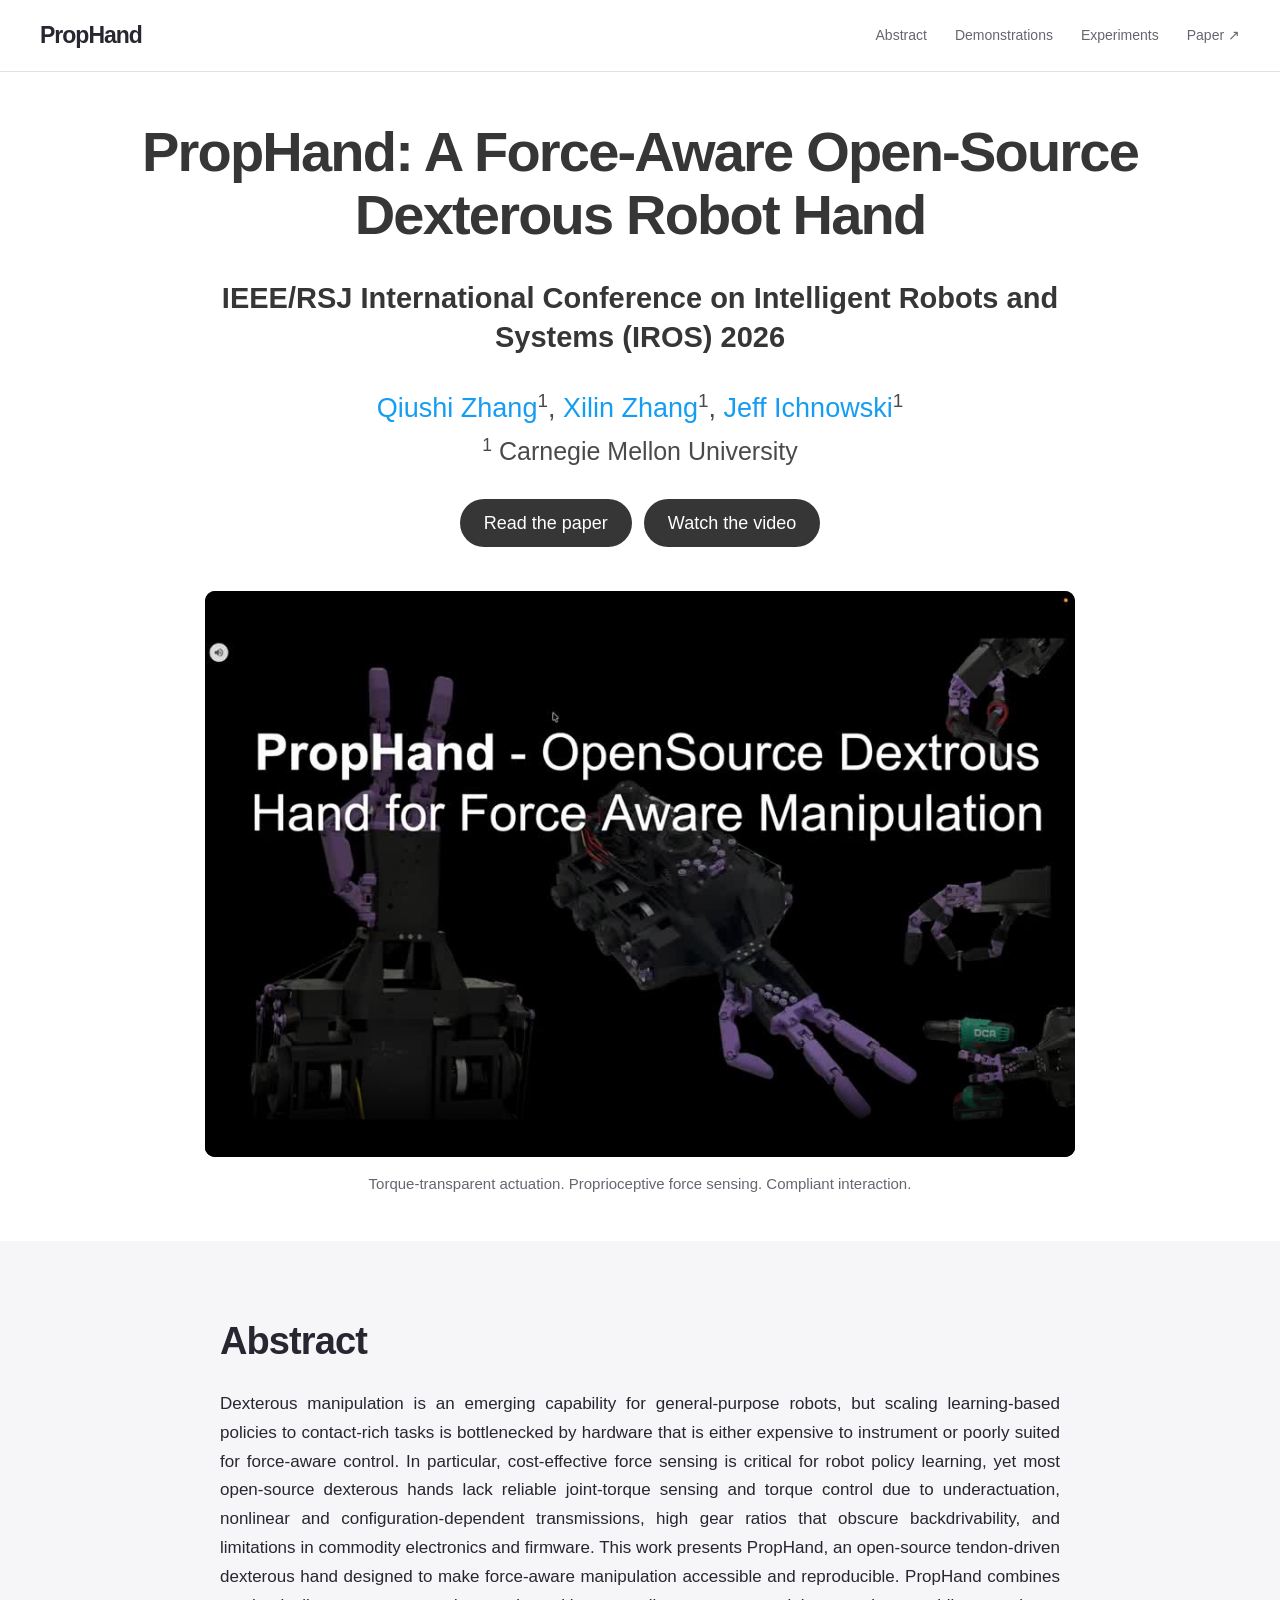
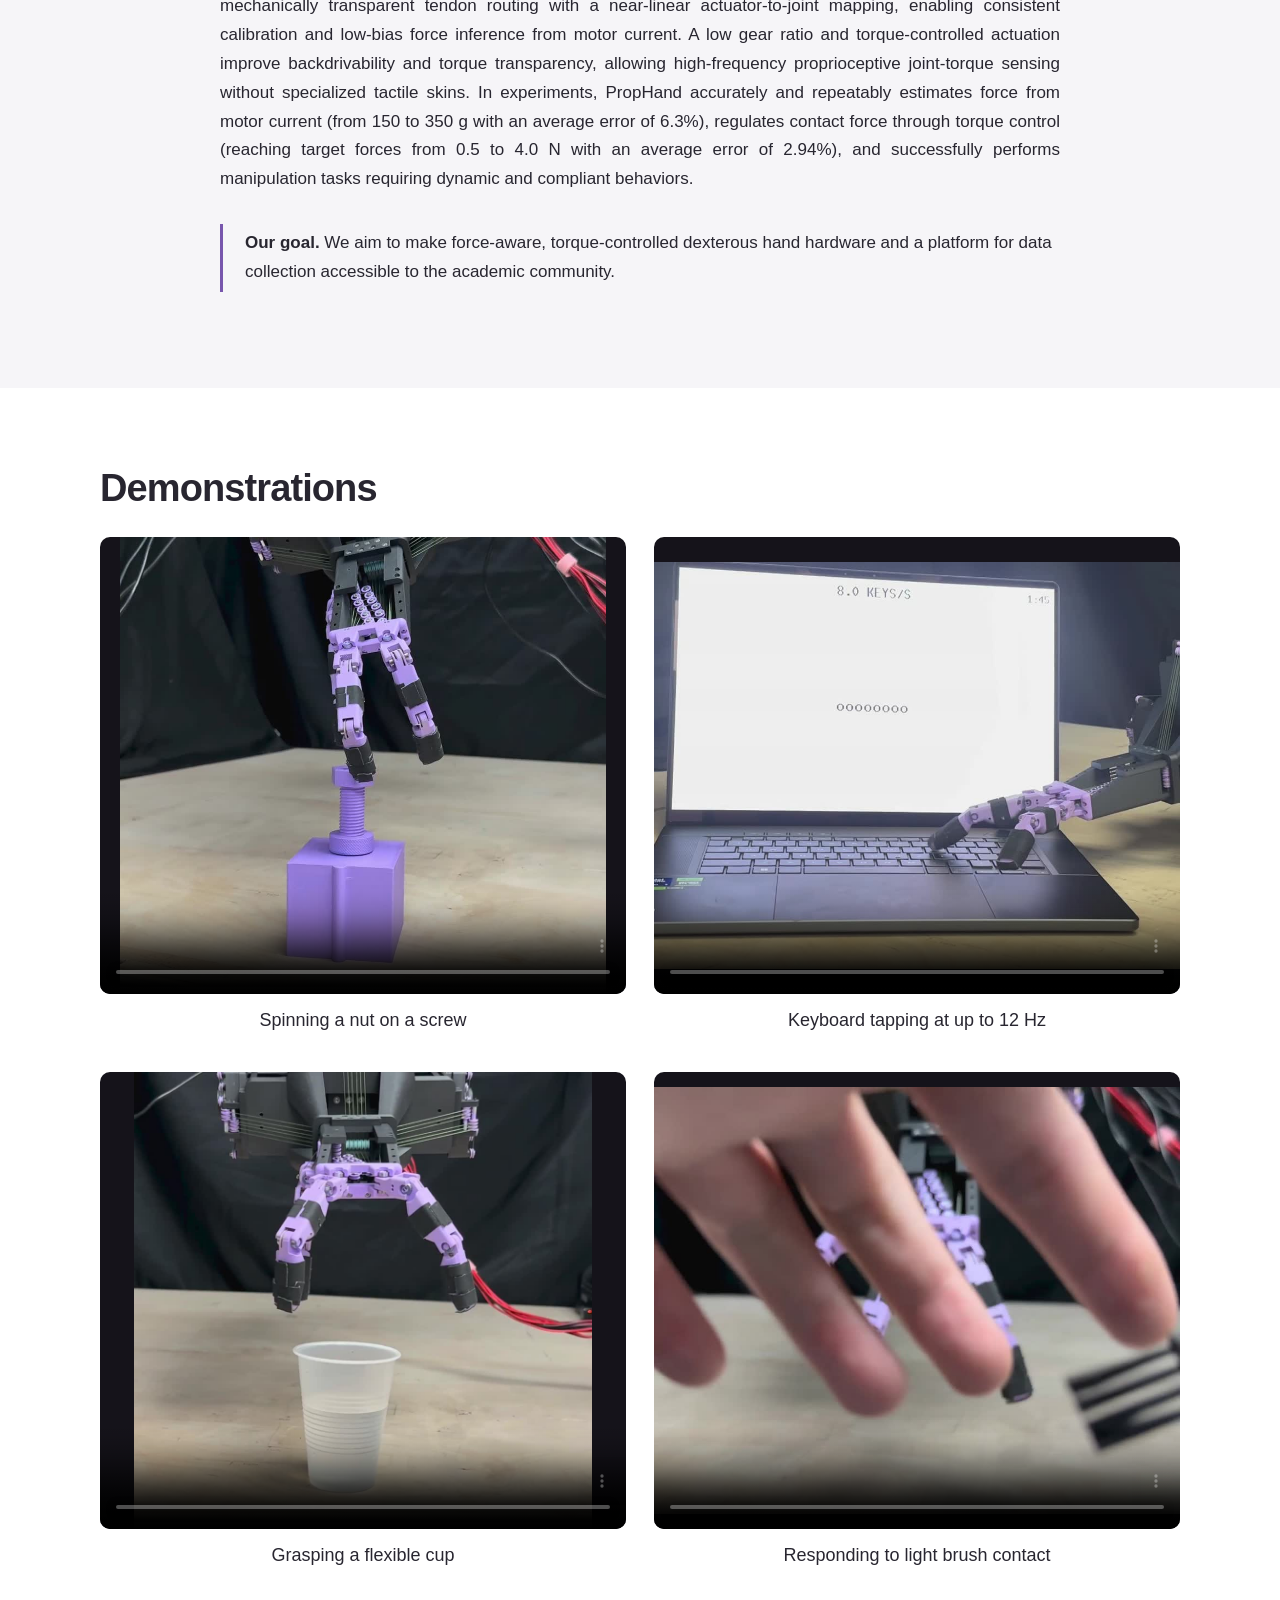
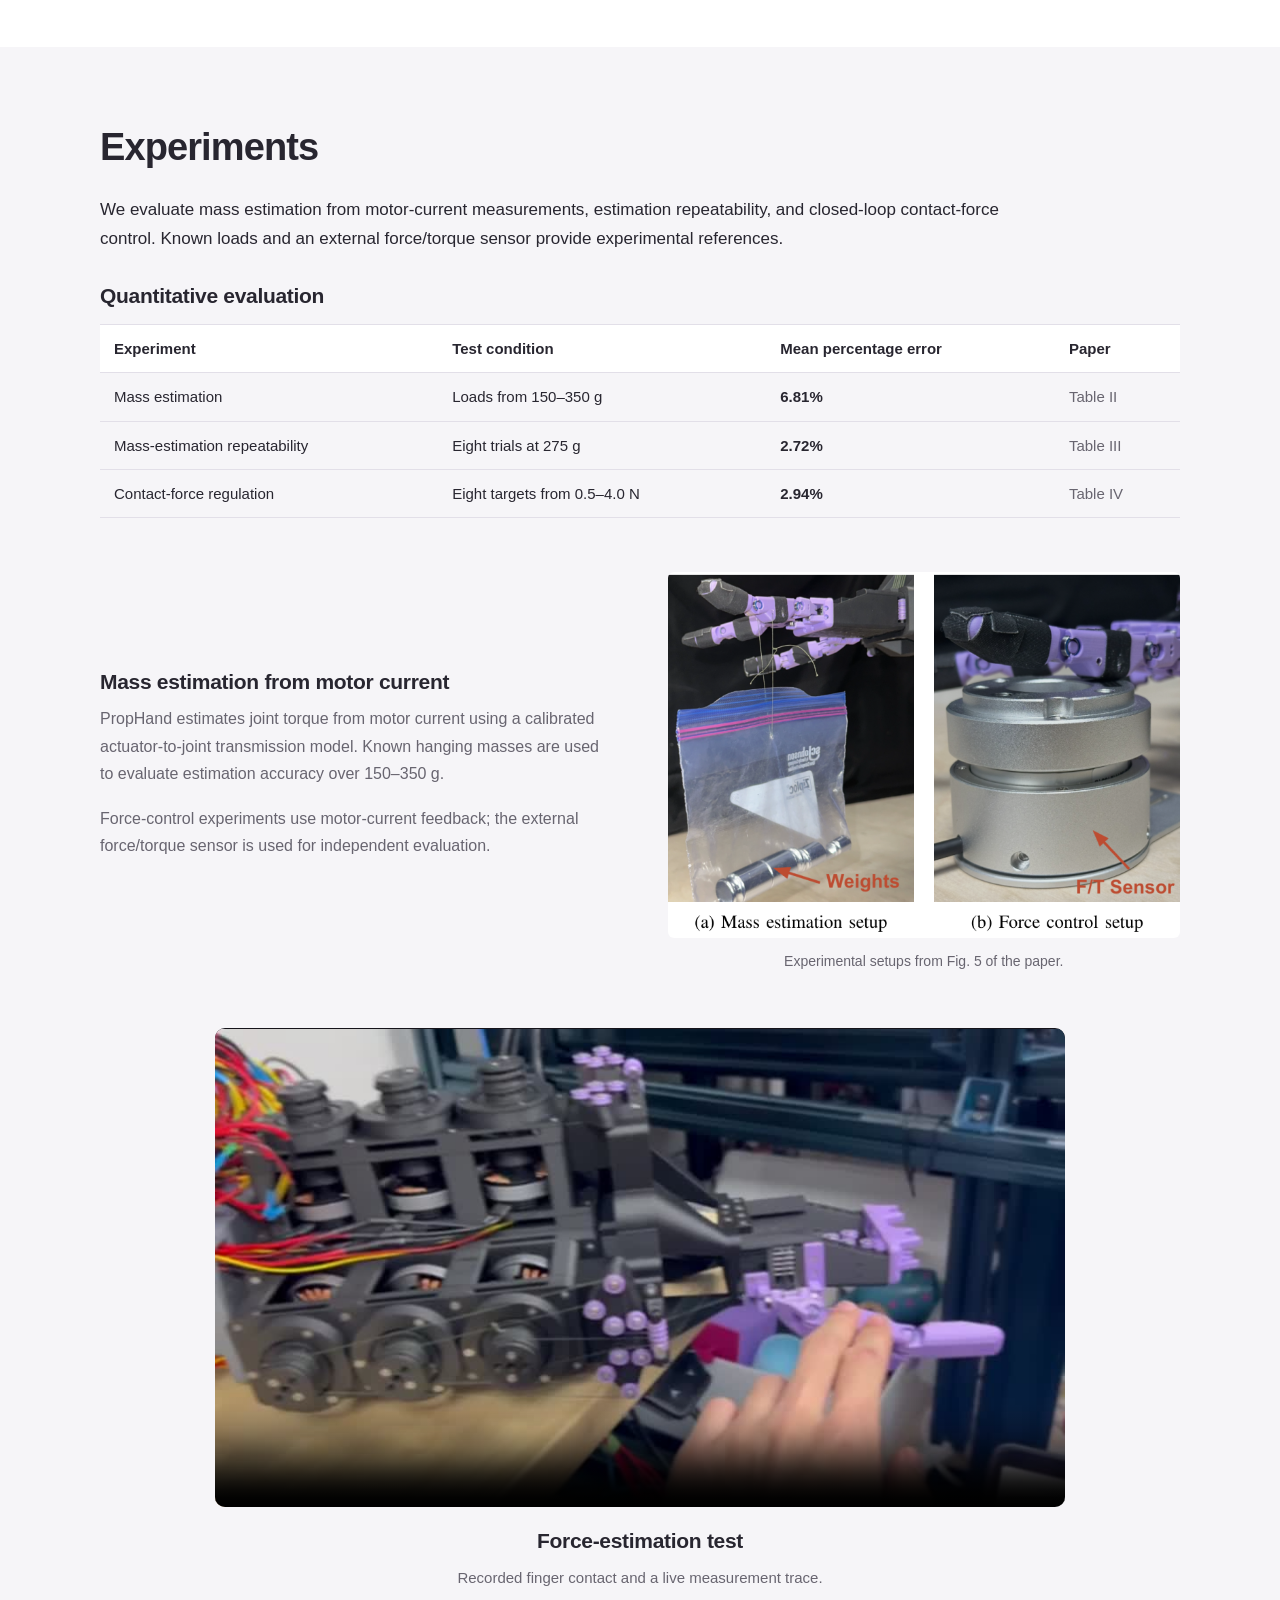
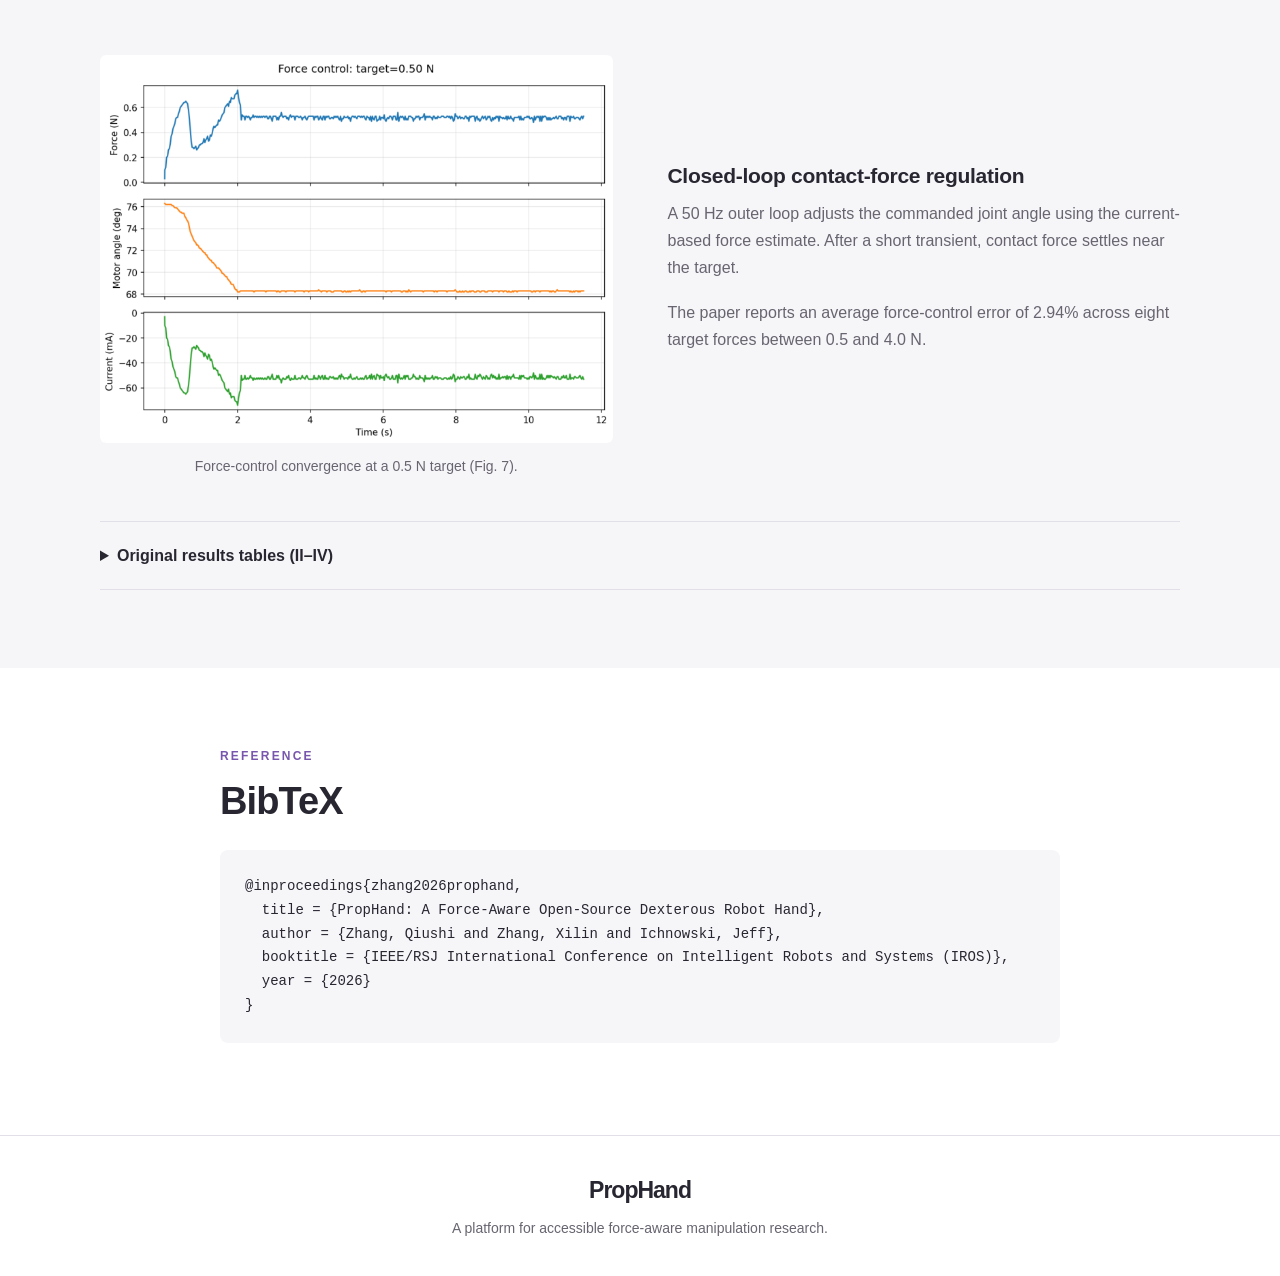
<file: index.html>
<!doctype html>
<html lang="en">
<head>
<meta charset="utf-8"><meta name="viewport" content="width=device-width, initial-scale=1">
<title>PropHand — A Force-Aware Open-Source Dexterous Robot Hand</title>
<meta name="description" content="PropHand is an open-source, torque-controlled dexterous robot hand for accessible force-aware manipulation research. IROS 2026.">
<meta name="theme-color" content="#7354a7">
<link rel="stylesheet" href="style.css">
</head>
<body>
<nav aria-label="Page navigation"><a class="wordmark" href="#top">PropHand</a><div><a href="#abstract">Abstract</a><a href="#demonstrations">Demonstrations</a><a href="#experiments">Experiments</a><a href="PropHand-IROS-2026.pdf" target="_blank" rel="noopener">Paper ↗</a></div></nav>
<main id="top">
<header class="hero wrap">
<h1>PropHand: A Force-Aware Open-Source Dexterous Robot Hand</h1>
<p class="conference">IEEE/RSJ International Conference on Intelligent Robots and Systems (IROS) 2026</p>
<p class="authors"><span class="author-name">Qiushi Zhang</span><sup>1</sup>, <span class="author-name">Xilin Zhang</span><sup>1</sup>, <span class="author-name">Jeff Ichnowski</span><sup>1</sup></p>
<p class="affiliation"><sup>1</sup> Carnegie Mellon University</p>
<div class="links"><a class="button primary" href="PropHand-IROS-2026.pdf" target="_blank" rel="noopener">Read the paper</a><a class="button" href="#overview">Watch the video</a></div>
<figure id="overview" class="overview"><video autoplay muted loop preload="auto" controls playsinline poster="prophand_video_introduction.jpg" aria-label="PropHand project introduction"><source src="prophand_video_introduction.mp4" type="video/mp4"></video><figcaption>Torque-transparent actuation. Proprioceptive force sensing. Compliant interaction.</figcaption></figure>
</header>
<section id="abstract" class="section tint"><div class="reading"><h2>Abstract</h2>
<p>Dexterous manipulation is an emerging capability for general-purpose robots, but scaling learning-based policies to contact-rich tasks is bottlenecked by hardware that is either expensive to instrument or poorly suited for force-aware control. In particular, cost-effective force sensing is critical for robot policy learning, yet most open-source dexterous hands lack reliable joint-torque sensing and torque control due to underactuation, nonlinear and configuration-dependent transmissions, high gear ratios that obscure backdrivability, and limitations in commodity electronics and firmware. This work presents PropHand, an open-source tendon-driven dexterous hand designed to make force-aware manipulation accessible and reproducible. PropHand combines mechanically transparent tendon routing with a near-linear actuator-to-joint mapping, enabling consistent calibration and low-bias force inference from motor current. A low gear ratio and torque-controlled actuation improve backdrivability and torque transparency, allowing high-frequency proprioceptive joint-torque sensing without specialized tactile skins. In experiments, PropHand accurately and repeatably estimates force from motor current (from 150 to 350 g with an average error of 6.3%), regulates contact force through torque control (reaching target forces from 0.5 to 4.0 N with an average error of 2.94%), and successfully performs manipulation tasks requiring dynamic and compliant behaviors.</p>
<p class="goal"><strong>Our goal.</strong> We aim to make force-aware, torque-controlled dexterous hand hardware and a platform for data collection accessible to the academic community.</p>
</div></section>
<section id="demonstrations" class="section wrap"><h2>Demonstrations</h2>
<div class="demo-grid">
<figure><video autoplay muted loop preload="auto" controls playsinline poster="screw.jpg" aria-label="Rapid screw spinning demonstration"><source src="screw.mp4" type="video/mp4"></video><figcaption>Spinning a nut on a screw</figcaption></figure>
<figure><video autoplay muted loop preload="auto" controls playsinline poster="key_click.jpg" aria-label="Superhuman-speed keyboard tapping demonstration"><source src="key_click.mp4" type="video/mp4"></video><figcaption>Keyboard tapping at up to 12 Hz</figcaption></figure>
<figure><video autoplay muted loop preload="auto" controls playsinline poster="grasp_cup.jpg" aria-label="Compliant cup grasping demonstration"><source src="grasp_cup.mp4" type="video/mp4"></video><figcaption>Grasping a flexible cup</figcaption></figure>
<figure><video autoplay muted loop preload="auto" controls playsinline poster="feather_test.jpg" aria-label="Soft brush force perception and avoidance demonstration"><source src="feather_test.mp4" type="video/mp4"></video><figcaption>Responding to light brush contact</figcaption></figure>
</div></section>
<section id="experiments" class="section tint"><div class="wrap"><h2>Experiments</h2><p class="experiment-intro">We evaluate mass estimation from motor-current measurements, estimation repeatability, and closed-loop contact-force control. Known loads and an external force/torque sensor provide experimental references.</p>
<div class="experiment-summary"><h3>Quantitative evaluation</h3><div class="table-scroll"><table><thead><tr><th scope="col">Experiment</th><th scope="col">Test condition</th><th scope="col">Mean percentage error</th><th scope="col">Paper</th></tr></thead><tbody><tr><td>Mass estimation</td><td>Loads from 150–350 g</td><td>6.81%</td><td>Table II</td></tr><tr><td>Mass-estimation repeatability</td><td>Eight trials at 275 g</td><td>2.72%</td><td>Table III</td></tr><tr><td>Contact-force regulation</td><td>Eight targets from 0.5–4.0 N</td><td>2.94%</td><td>Table IV</td></tr></tbody></table></div></div>
<div class="result-row"><div><h3>Mass estimation from motor current</h3><p>PropHand estimates joint torque from motor current using a calibrated actuator-to-joint transmission model. Known hanging masses are used to evaluate estimation accuracy over 150–350 g.</p><p>Force-control experiments use motor-current feedback; the external force/torque sensor is used for independent evaluation.</p></div><figure><a href="experimental-setup.png" target="_blank" rel="noopener"><img src="experimental-setup.png" width="753" height="537" loading="lazy" alt="Paper Figure 5: suspended weights for force-estimation evaluation and a finger pressing an external force/torque sensor."></a><figcaption>Experimental setups from Fig. 5 of the paper.</figcaption></figure></div>
<figure class="sensing-video"><video autoplay muted loop preload="auto" controls playsinline poster="force_sensing_test.jpg" aria-label="Force sensing test during hand development"><source src="force_sensing_test.mp4" type="video/mp4"></video><figcaption><h3>Force-estimation test</h3><p>Recorded finger contact and a live measurement trace.</p></figcaption></figure>
<div class="result-row control-row"><figure><a href="force-control.png" target="_blank" rel="noopener"><img src="force-control.png" width="753" height="570" loading="lazy" alt="Paper Figure 7: force, motor angle, and motor current over time as the controller converges toward a 0.5 newton contact-force target."></a><figcaption>Force-control convergence at a 0.5 N target (Fig. 7).</figcaption></figure><div><h3>Closed-loop contact-force regulation</h3><p>A 50 Hz outer loop adjusts the commanded joint angle using the current-based force estimate. After a short transient, contact force settles near the target.</p><p>The paper reports an average force-control error of 2.94% across eight target forces between 0.5 and 4.0 N.</p></div></div>
<details><summary>Original results tables (II–IV)</summary><div class="tables"><figure><a href="mass-estimation-results.png" target="_blank" rel="noopener"><img src="mass-estimation-results.png" loading="lazy" alt="Table II: mass estimation over 150 to 350 grams; mean percentage error 6.81%."></a></figure><figure><a href="repeatability-results.png" target="_blank" rel="noopener"><img src="repeatability-results.png" loading="lazy" alt="Table III: repeatability over eight trials at 275 grams; mean percentage error 2.72%."></a></figure><figure><a href="force-control-results.png" target="_blank" rel="noopener"><img src="force-control-results.png" loading="lazy" alt="Table IV: force-control results over 0.5 to 4 newtons; mean percentage error 2.94%."></a></figure></div><p class="note">Results above follow Tables II–IV. The original abstract reports 6.3% force-estimation error; Table II and the experimental text report 6.81%. The abstract is reproduced as supplied.</p></details>
</div></section>
<section class="section reading citation"><p class="eyebrow">Reference</p><h2>BibTeX</h2><pre><code>@inproceedings{zhang2026prophand,
  title = {PropHand: A Force-Aware Open-Source Dexterous Robot Hand},
  author = {Zhang, Qiushi and Zhang, Xilin and Ichnowski, Jeff},
  booktitle = {IEEE/RSJ International Conference on Intelligent Robots and Systems (IROS)},
  year = {2026}
}</code></pre></section>
</main>
<footer><a class="wordmark" href="#top">PropHand</a><p>A platform for accessible force-aware manipulation research.</p></footer>
</body></html>
</file>
<file: style.css>
:root{--ink:#282630;--muted:#686570;--accent:#7856ad;--light:#f6f5f8;--line:#e2dfe8;--max:1080px}*{box-sizing:border-box}html{scroll-behavior:smooth;scroll-padding-top:90px}body{margin:0;color:var(--ink);background:#fff;font:17px/1.7 -apple-system,BlinkMacSystemFont,"Segoe UI",Arial,sans-serif}a{color:var(--accent);text-decoration:none}a:hover{text-decoration:underline}a:focus-visible,summary:focus-visible,video:focus-visible{outline:3px solid var(--accent);outline-offset:5px}nav{min-height:72px;padding:16px max(24px,calc((100vw - 1200px)/2));border-bottom:1px solid var(--line);display:flex;align-items:center;justify-content:space-between;gap:24px;background:#ffffffef}nav div{display:flex;gap:28px;font-size:14px;font-weight:500}nav div a{color:var(--muted)}.wordmark{font-size:23px;font-weight:800;letter-spacing:-1px;color:var(--ink)}.wordmark span{color:var(--accent)}.wrap{width:min(var(--max),calc(100% - 48px));margin:auto}.reading{width:min(840px,calc(100% - 48px));margin:auto}.hero{text-align:center;padding-top:65px}.conference{font-size:15px;color:var(--muted);margin:0 0 25px}.conference strong{color:var(--accent);white-space:nowrap}h1{font-size:clamp(30px,4.1vw,51px);line-height:1.18;letter-spacing:-1.65px;font-weight:650;margin:0}h1>span{color:var(--accent);font-weight:800;font-size:1.23em;line-height:1.3}.authors{font-size:20px;margin:27px 0 21px}.authors span{color:#b4abba;margin:0 14px}.links{display:flex;justify-content:center;gap:12px}.button{display:inline-flex;align-items:center;justify-content:center;background:#f0edf5;color:var(--ink);padding:9px 23px;border-radius:25px;font-size:15px;font-weight:600}.button.primary{background:var(--ink);color:white}.button:hover{text-decoration:none;background:var(--accent);color:#fff}figure{margin:0}video{display:block;width:100%;background:#15131a;border-radius:10px}img{display:block;width:100%;height:auto}.overview{max-width:870px;margin:44px auto 45px;scroll-margin-top:24px}.overview video{aspect-ratio:1280/832}.overview figcaption{font-size:15px;color:var(--muted);padding:14px 0 0}.section{padding-top:78px;padding-bottom:78px}.tint{background:var(--light)}.eyebrow{text-transform:uppercase;letter-spacing:2.2px;font-size:12px;font-weight:700;color:var(--accent);margin:0 0 13px}h2{font-size:clamp(28px,3vw,38px);line-height:1.2;letter-spacing:-.9px;font-weight:650;margin:0 0 25px}h3{font-size:21px;line-height:1.35;font-weight:650;letter-spacing:-.3px;margin:0 0 9px}p{margin:0 0 18px}.reading>p:not(.eyebrow){text-align:justify}.goal{border-left:3px solid var(--accent);padding:5px 0 5px 22px;margin-top:30px!important;text-align:left!important}.intro{max-width:740px;color:var(--muted);margin-bottom:36px}.demo-grid{display:grid;grid-template-columns:1fr 1fr;gap:38px 28px}.demo-grid video{aspect-ratio:1.15;object-fit:contain}.demo-grid figcaption{padding:13px 4px 0;text-align:center;font-size:18px;line-height:1.5;font-weight:400;color:var(--ink)}.experiment-intro{max-width:920px;color:var(--ink);margin-bottom:28px}.experiment-summary{margin:28px 0 54px}.experiment-summary h3{font-size:21px;font-weight:600;margin-bottom:14px}.table-scroll{overflow-x:auto}.experiment-summary table{width:100%;border-collapse:collapse;font-size:15px;line-height:1.55;text-align:left}.experiment-summary th,.experiment-summary td{padding:12px 14px;border-bottom:1px solid var(--line);vertical-align:top}.experiment-summary th{font-weight:600;border-top:1px solid var(--line);background:#fff}.experiment-summary td:nth-child(3){font-weight:600;white-space:nowrap}.experiment-summary td:last-child{white-space:nowrap;color:var(--muted)}.metrics{display:grid;grid-template-columns:repeat(3,1fr);margin:38px 0 62px;border-top:1px solid var(--line);border-bottom:1px solid var(--line);padding:27px 0;text-align:center}.metrics>div+div{border-left:1px solid var(--line)}.metrics strong{font-size:43px;line-height:1.35;color:var(--accent);font-weight:650;letter-spacing:-1px}.metrics strong span{font-size:25px}.metrics p{font-size:14px;line-height:1.6;margin:7px 0 0;color:var(--muted)}.result-row{display:grid;grid-template-columns:1fr 1fr;gap:55px;align-items:center}.result-row p{color:var(--muted);font-size:16px}.result-row img{background:#fff;border-radius:6px}.result-row figcaption{font-size:14px;margin-top:12px;color:var(--muted);text-align:center}.sensing-video{max-width:850px;margin:55px auto 65px}.sensing-video video{aspect-ratio:568/320}.sensing-video figcaption{text-align:center;padding:20px 0 0}.sensing-video p{font-size:15px;color:var(--muted)}.control-row{margin-bottom:42px}details{border-top:1px solid var(--line);border-bottom:1px solid var(--line);padding:20px 0}summary{cursor:pointer;font-size:16px;font-weight:600}.tables{display:grid;grid-template-columns:repeat(3,1fr);gap:20px;padding-top:28px;align-items:start}.note{font-size:14px;color:var(--muted);margin:25px 0 0}.citation pre{overflow-x:auto;background:var(--light);border-radius:8px;padding:25px;font-size:14px;line-height:1.7}footer{border-top:1px solid var(--line);text-align:center;padding:35px 24px 28px}footer p{font-size:14px;color:var(--muted);margin:7px 0}.credit{font-size:12px}@media(max-width:700px){nav{padding:14px 20px}nav div{gap:15px}nav div a:nth-child(1),nav div a:nth-child(3){display:none}.hero{padding-top:40px}.conference{font-size:14px}.authors{font-size:17px}.authors span{margin:0 5px}.wrap,.reading{width:calc(100% - 36px)}.desktop{display:none}.section{padding-top:50px;padding-bottom:50px}.overview{margin-top:32px;margin-bottom:28px}.demo-grid,.result-row,.tables{grid-template-columns:1fr;gap:28px}.metrics{margin:25px 0 40px;padding:20px 0}.metrics strong{font-size:32px}.metrics strong span{font-size:20px}.metrics p{font-size:12px;padding:0 4px}.reading>p:not(.eyebrow){text-align:left}.sensing-video{margin:35px auto 40px}.citation pre{font-size:12px;padding:17px}.links{flex-wrap:wrap}.overview figcaption{font-size:13px}.control-row{gap:23px}}@media(prefers-reduced-motion:reduce){html{scroll-behavior:auto}}

/* Academic project header, matching the supplied DOGlove reference. */
.hero{padding-top:48px}
.hero h1{max-width:1080px;margin:0 auto 32px;color:#363636;font-size:clamp(32px,4.4vw,56px);font-weight:700;line-height:1.13;letter-spacing:-1.8px}
.hero .conference{max-width:960px;margin:0 auto 30px;color:#363636;font-size:clamp(20px,2.4vw,29px);font-weight:600;line-height:1.35}
.hero .authors{margin:0 0 3px;font-size:clamp(19px,2.3vw,27px);line-height:1.6;color:#4a4a4a}
.hero .authors .author-name{margin:0;color:#149df2}
.hero sup{font-size:.7em;line-height:0;vertical-align:super}
.hero .affiliation{margin:0 0 28px;color:#4a4a4a;font-size:clamp(18px,2.1vw,25px);line-height:1.5}
.hero .button{background:#363636;color:#fff;font-size:18px;font-weight:500;padding:9px 24px}
.hero .button:hover{background:#505050}
@media(max-width:700px){.hero{padding-top:35px}.hero h1{letter-spacing:-1px;margin-bottom:25px}.hero .conference{margin-bottom:23px}.hero .authors{font-size:19px}.hero .affiliation{font-size:18px}.hero .button{font-size:16px}}
</file>
